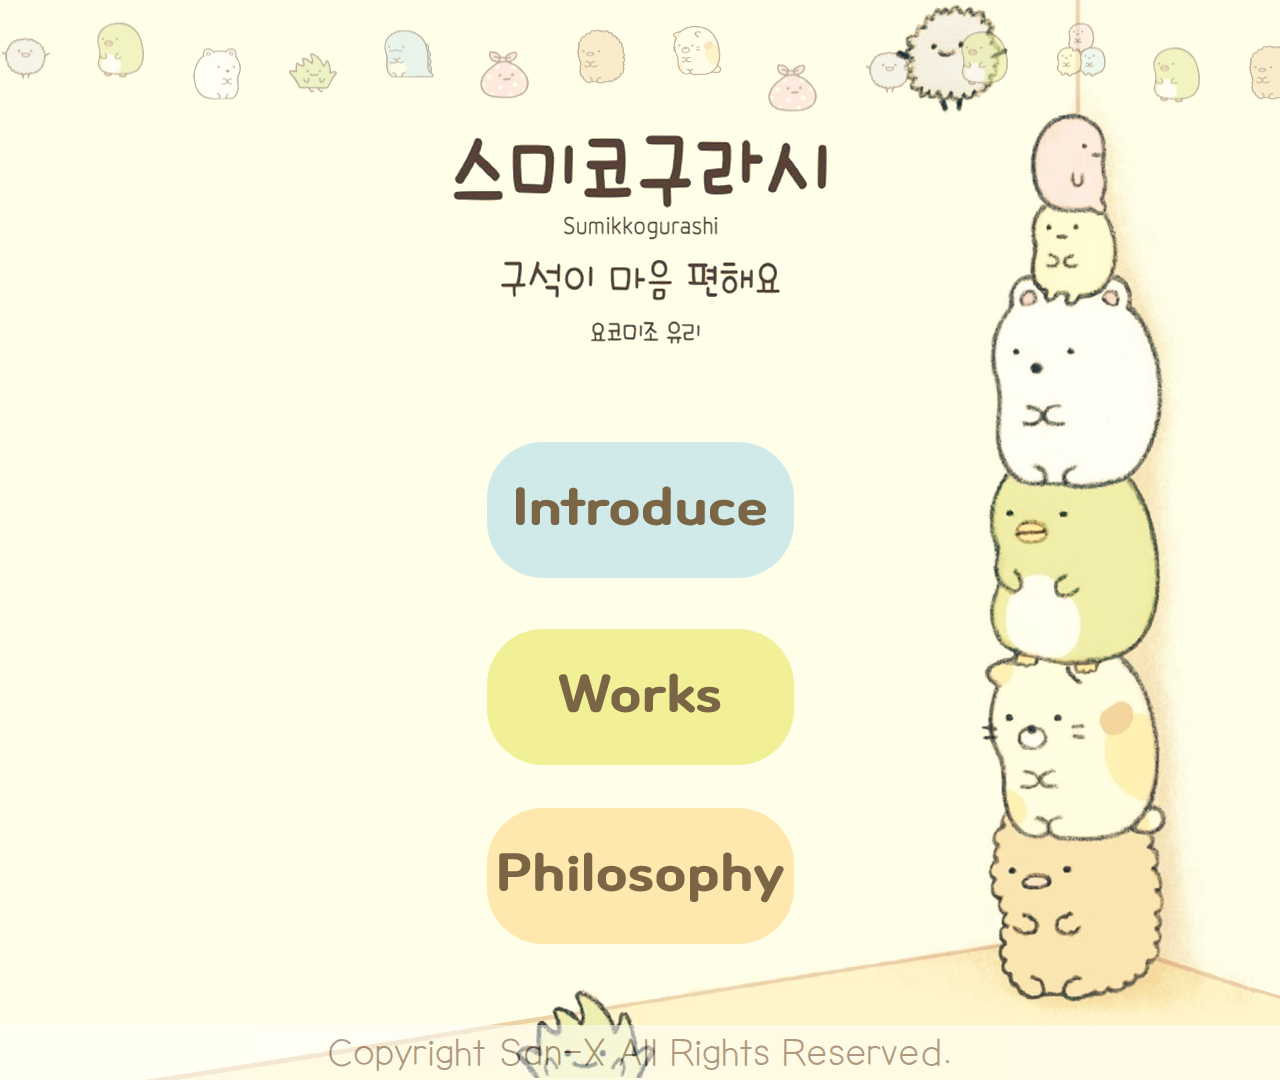
<file: index.html>
<!-- ☆ 주석 다는 법 Ctrl+/ ☆ -->
<!-- ☆ Ctrl+Shift+R F5말고 캐시까지 날리는 새로고침 ☆ -->
<!-- ☆ Alt+Z 자동 줄바꿈(보기 편하다) ☆ -->
<!DOCTYPE html>
<html lang="ko">
<head>
    <meta charset="UTF-8">
    <meta http-equiv="X-UA-Compatible" content="IE=edge">
    <meta name="viewport" content="width=device-width, initial-scale=1.0">
    <title>Yuri Yokomizo : Sumikkogurashi</title>
    <link rel="stylesheet" href="master.css">
    <link rel="shortcut icon" href="img/favicon01.ico" type="image/x-icon">
    <link rel="icon" href="img/favicon01.ico" type="image/x-icon">
</head>
<body>
    <div class="page00">
        <div class="page00-body">
            <section>
                <div class="mainpagesnow">
                    <marquee direction="down" scrolldelay="110">
                        <img src="img/snow09.png">
                    </marquee>
                    <marquee direction="down" scrolldelay="135">
                        <img src="img/snow01.png">
                    </marquee>
                    <marquee direction="down" scrolldelay="82.5">
                        <img src="img/snow02.png">
                    </marquee>
                    <marquee direction="down" scrolldelay="15">
                        <img src="img/snow07.png">
                    </marquee>
                    <marquee direction="down" scrolldelay="120.5">
                        <img src="img/snow05.png">
                    </marquee>
                    <marquee direction="down" scrolldelay="25">
                        <img src="img/snow06.png">
                    </marquee>
                    <marquee direction="down" scrolldelay="115.5">
                        <img src="img/snow03.png">
                    </marquee>
                    <marquee direction="down" scrolldelay="130.5">
                        <img src="img/snow04.png">
                    </marquee>
                    <marquee direction="down" scrolldelay="70.5">
                        <img src="img/snow06.png">
                    </marquee>
                    <marquee direction="down" scrolldelay="45">
                        <img src="img/snow09.png">
                    </marquee>
                    <marquee direction="down" scrolldelay="110">
                        <img src="img/snow01.png">
                    </marquee>
                    <marquee direction="down" scrolldelay="135">
                        <img src="img/snow08.png">
                    </marquee>
                    <marquee direction="down" scrolldelay="82.5">
                        <img src="img/snow01.png">
                    </marquee>
                    <marquee direction="down" scrolldelay="15">
                        <img src="img/snow03.png">
                    </marquee>
                    <marquee direction="down" scrolldelay="120.5">
                        <img src="img/snow06.png">
                    </marquee>
                    <marquee direction="down" scrolldelay="25">
                        <img src="img/snow01.png">
                    </marquee>
                    <marquee direction="down" scrolldelay="115.5">
                        <img src="img/snow04.png">
                    </marquee>
                    <marquee direction="down" scrolldelay="130.5">
                        <img src="img/snow01.png">
                    </marquee>
                    <marquee direction="down" scrolldelay="70.5">
                        <img src="img/snow08.png">
                    </marquee>
                    <marquee direction="down" scrolldelay="45">
                        <img src="img/snow02.png">
                    </marquee>
                </div>
                <div class="page00-img01-container">
                    <img src="img/img01.png">
                </div>
                <div class="page00-logo-container">
                    <div class="page00-logo-wrapper">
                            <img src="img/img02.png" alt="스미코구라시_구석이 마음 편해요_요코미조 유리 Logo">
                    </div>
                </div>
                <div class="page00-button-container">
                    <div class="page00-button-wrapper">
                        <div class="page00-button button01">
                            <a href="sub01.html">
                                <img src="img/button01.png" onmouseover="this.src='img/button01_hover.png'" onmouseout="this.src='img/button01.png'" alt="Intoroduce">
                            </a>
                        </div>
                        <div class="page00-button button02">
                            <a href="sub02.html">
                                <img src="img/button02.png" onmouseover="this.src='img/button02_hover.png'" onmouseout="this.src='img/button02.png'" alt="Works">
                            </a>
                        </div>
                        <div class="page00-button button03">
                            <a href="sub03.html">
                                <img src="img/button03.png" onmouseover="this.src='img/button03_hover.png'" onmouseout="this.src='img/button03.png'" alt="Philosophy">
                            </a>
                        </div>
                    </div>
                </div>
            </section>
        </div>
        <footer>
            <div class="page00-footer">
                <div class="page00-footer-container">
                    <div class="page00-footer-wrapper">
                        <div class="page00-footer-letter">
                            <span class="Mdiary">Copyright San-X All Rights Reserved.</span>
                        </div>
                    </div>
                </div>
            </div>
        </footer>
    </div>
</body>
</html>
</file>
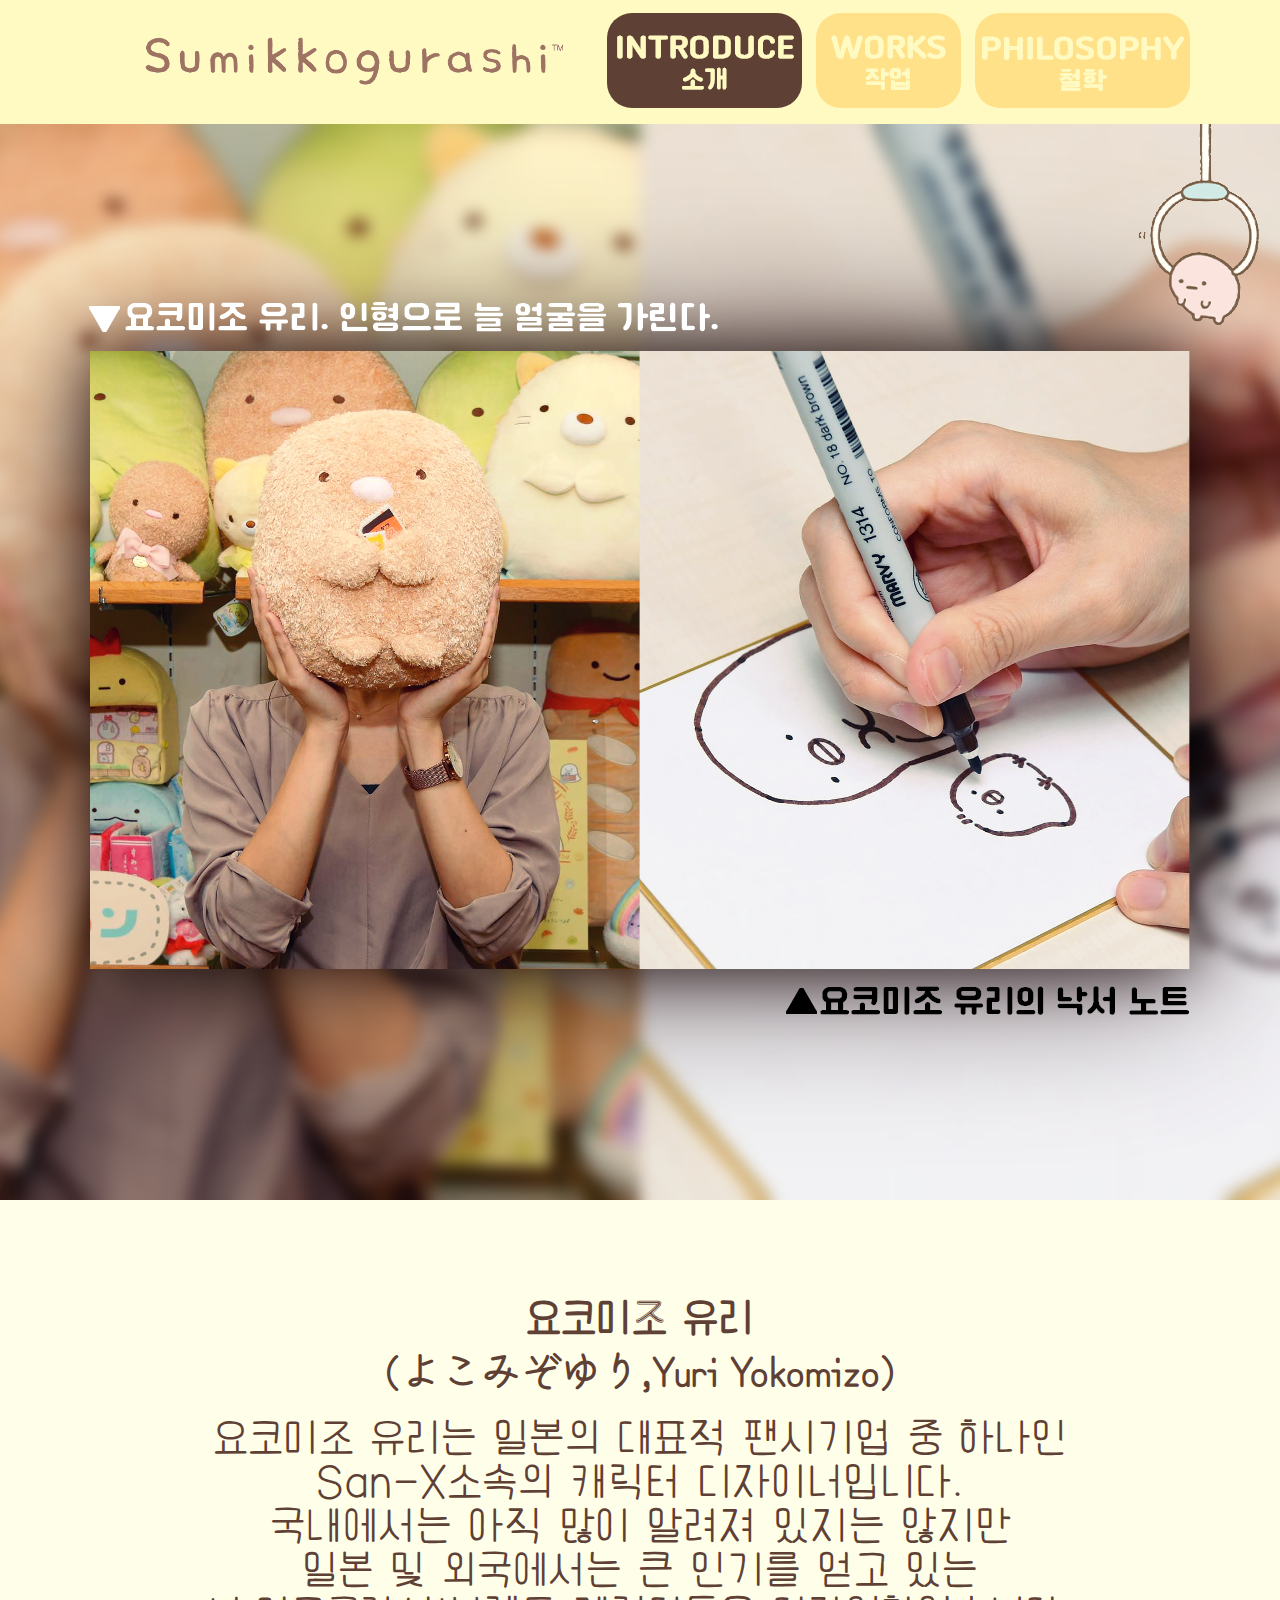
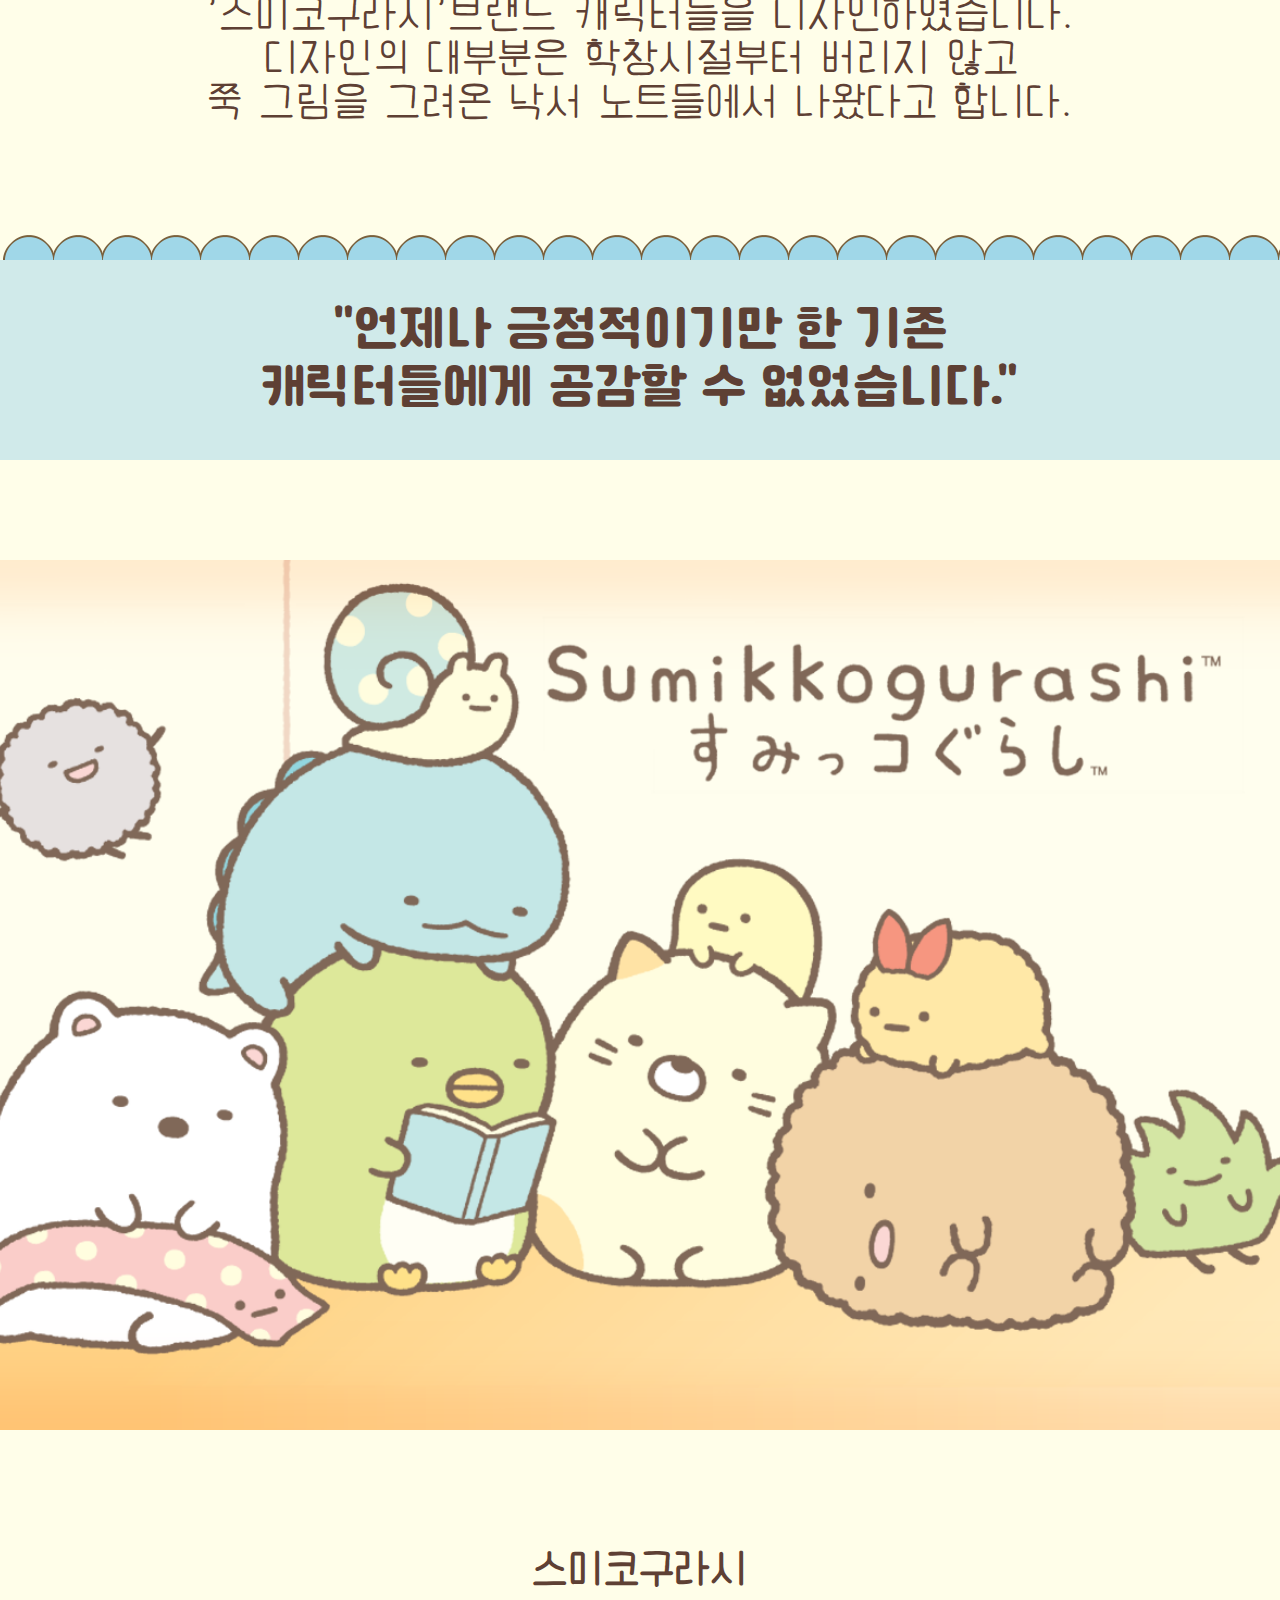
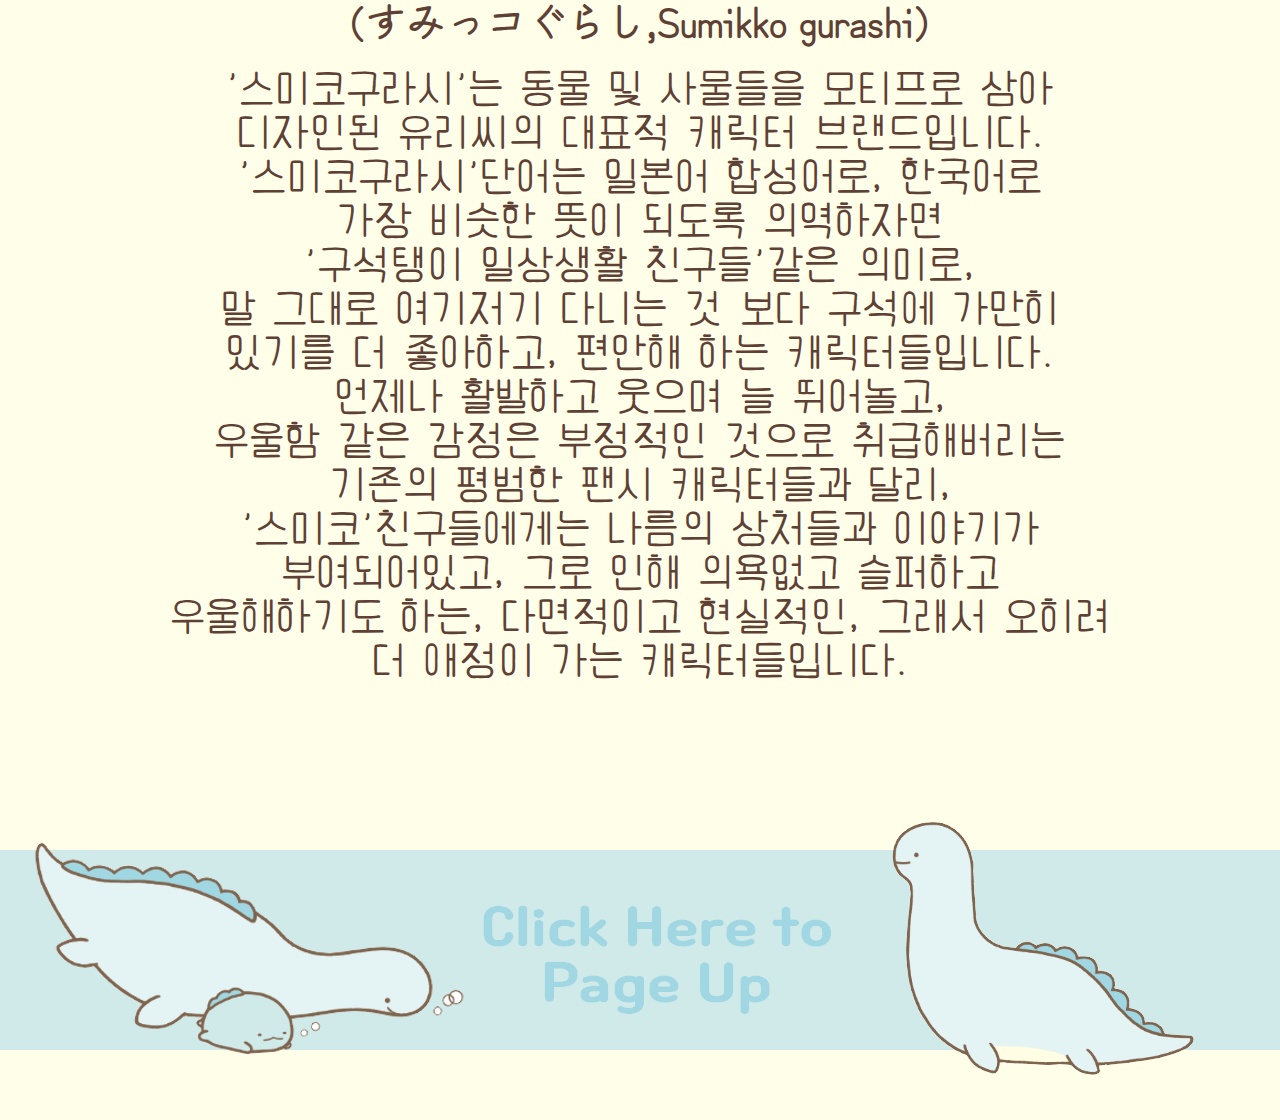
<file: sub01.html>
<!DOCTYPE html>
<html lang="ko">
<head>
    <meta charset="UTF-8">
    <meta http-equiv="X-UA-Compatible" content="IE=edge">
    <meta name="viewport" content="width=device-width, initial-scale=1.0">
    <title>Yuri Yokomizo : Intoroduce</title>
    <link rel="stylesheet" href="master.css">
    <link rel="stylesheet" href="sub01.css">
    <link rel="shortcut icon" href="img/favicon02.ico" type="image/x-icon">
    <link rel="icon" href="img/favicon02.ico" type="image/x-icon">
    <link rel="preconnect" href="https://fonts.googleapis.com"><link rel="preconnect" href="https://fonts.gstatic.com" crossorigin><link href="https://fonts.googleapis.com/css2?family=Zen+Kurenaido&display=swap" rel="stylesheet">
</head>
<body>
    <style>@import url('https://fonts.googleapis.com/css2?family=Zen+Kurenaido&display=swap');</style>
    <h1 id="TOP"></h1>
    <div class="page01-body">
        <nav>
            <ul>
                <a href="index.html">
                    <li class="navibt01"><img src="img/logo01.png" alt="Main"></li>
                </a>
                <a href="sub01.html">
                    <li class="navibt02"><img src="img/button04_hover.png" alt="Intoroduce"></li>
                </a>
                <a href="sub02.html">
                    <li class="navibt03"><img src="img/button05.png" onmouseover="this.src='img/button05_hover.png'" onmouseout="this.src='img/button05.png'" alt="Works"></li>
                </a>
                <a href="sub03.html">
                    <li class="navibt04"><img src="img/button06.png" onmouseover="this.src='img/button06_hover.png'" onmouseout="this.src='img/button06.png'" alt="Philosophy"></li>
                </a>
            </ul>
        </nav>
        <div class="navi-img">
            <img src="img/img04.png" alt="Hello.">
        </div>
        <section>
            <div class="page01-img01-container"></div>
            <div class="page01-txt01-container">
                <div class="page01-txt01-wrapper">
                    <div class="page01-txt01-letter">
                        <p class="Bdiary">요코미조 유리</p>
                        <p class="Bzen">(よこみぞゆり,Yuri Yokomizo)</p><br>
                        <p class="diary">요코미조 유리는 일본의 대표적 팬시기업 중 하나인<br>
                        San-X소속의 캐릭터 디자이너입니다.<br>
                        국내에서는 아직 많이 알려져 있지는 않지만<br>
                        일본 및 외국에서는 큰 인기를 얻고 있는<br>
                        '스미코구라시'브랜드 캐릭터들을 디자인하였습니다.<br>
                        디자인의 대부분은 학창시절부터 버리지 않고<br>
                        쭉 그림을 그려온 낙서 노트들에서 나왔다고 합니다.</p>
                    </div>
                </div>
            </div>
                <div class="page01-bookmark-container">
                    <div class="page01-bookmark-img">
                        <img src="img/img06.png">
                    </div>
                    <div class="page01-bookmark">
                        <div class="page01-bookmark-txt-container">
                            <div class="page01-bookmark-txt-wrapper">
                                <div class="page01-bookmark-txt-letter">
                                    <p class="cafe">"언제나 긍정적이기만 한 기존<br>
                                    캐릭터들에게 공감할 수 없었습니다."</p>
                                </div>
                            </div>
                        </div>
                    </div>
                </div>
            <div class="page01-img02-container"></div>
            <div class="page01-txt02-container">
                <div class="page01-txt02-wrapper">
                    <div class="page01-txt02-letter">
                        <p class="Bdiary">스미코구라시</p>
                        <p class="Bzen">(すみっコぐらし,Sumikko gurashi)</p><br>
                        <p class="diary">
                        '스미코구라시'는 동물 및 사물들을 모티프로 삼아<br>
                        디자인된 유리씨의 대표적 캐릭터 브랜드입니다.<br>
                        '스미코구라시'단어는 일본어 합성어로, 한국어로<br>
                        가장 비슷한 뜻이 되도록 의역하자면<br>
                        '구석탱이 일상생활 친구들'같은 의미로,<br>
                        말 그대로 여기저기 다니는 것 보다 구석에 가만히<br>
                        있기를 더 좋아하고, 편안해 하는 캐릭터들입니다.<br>
                        언제나 활발하고 웃으며 늘 뛰어놀고,<br>
                        우울함 같은 감정은 부정적인 것으로 취급해버리는<br>
                        기존의 평범한 팬시 캐릭터들과 달리,<br>
                        '스미코'친구들에게는 나름의 상처들과 이야기가<br>
                        부여되어있고, 그로 인해 의욕없고 슬퍼하고<br>
                        우울해하기도 하는, 다면적이고 현실적인, 그래서 오히려<br>
                        더 애정이 가는 캐릭터들입니다.<br></p>
                    </div>
                </div>
            </div>
        </section>
        <footer>
            <div class="page01-footer">
                <div class="page01-footer-color"></div>
                <div class="page01-footer-img">
                    <a href="#TOP">
                        <img src="img/img12.png">
                    </a>
                </div>
            </div>
        </footer>
    </div>
</body>
</html>
</file>
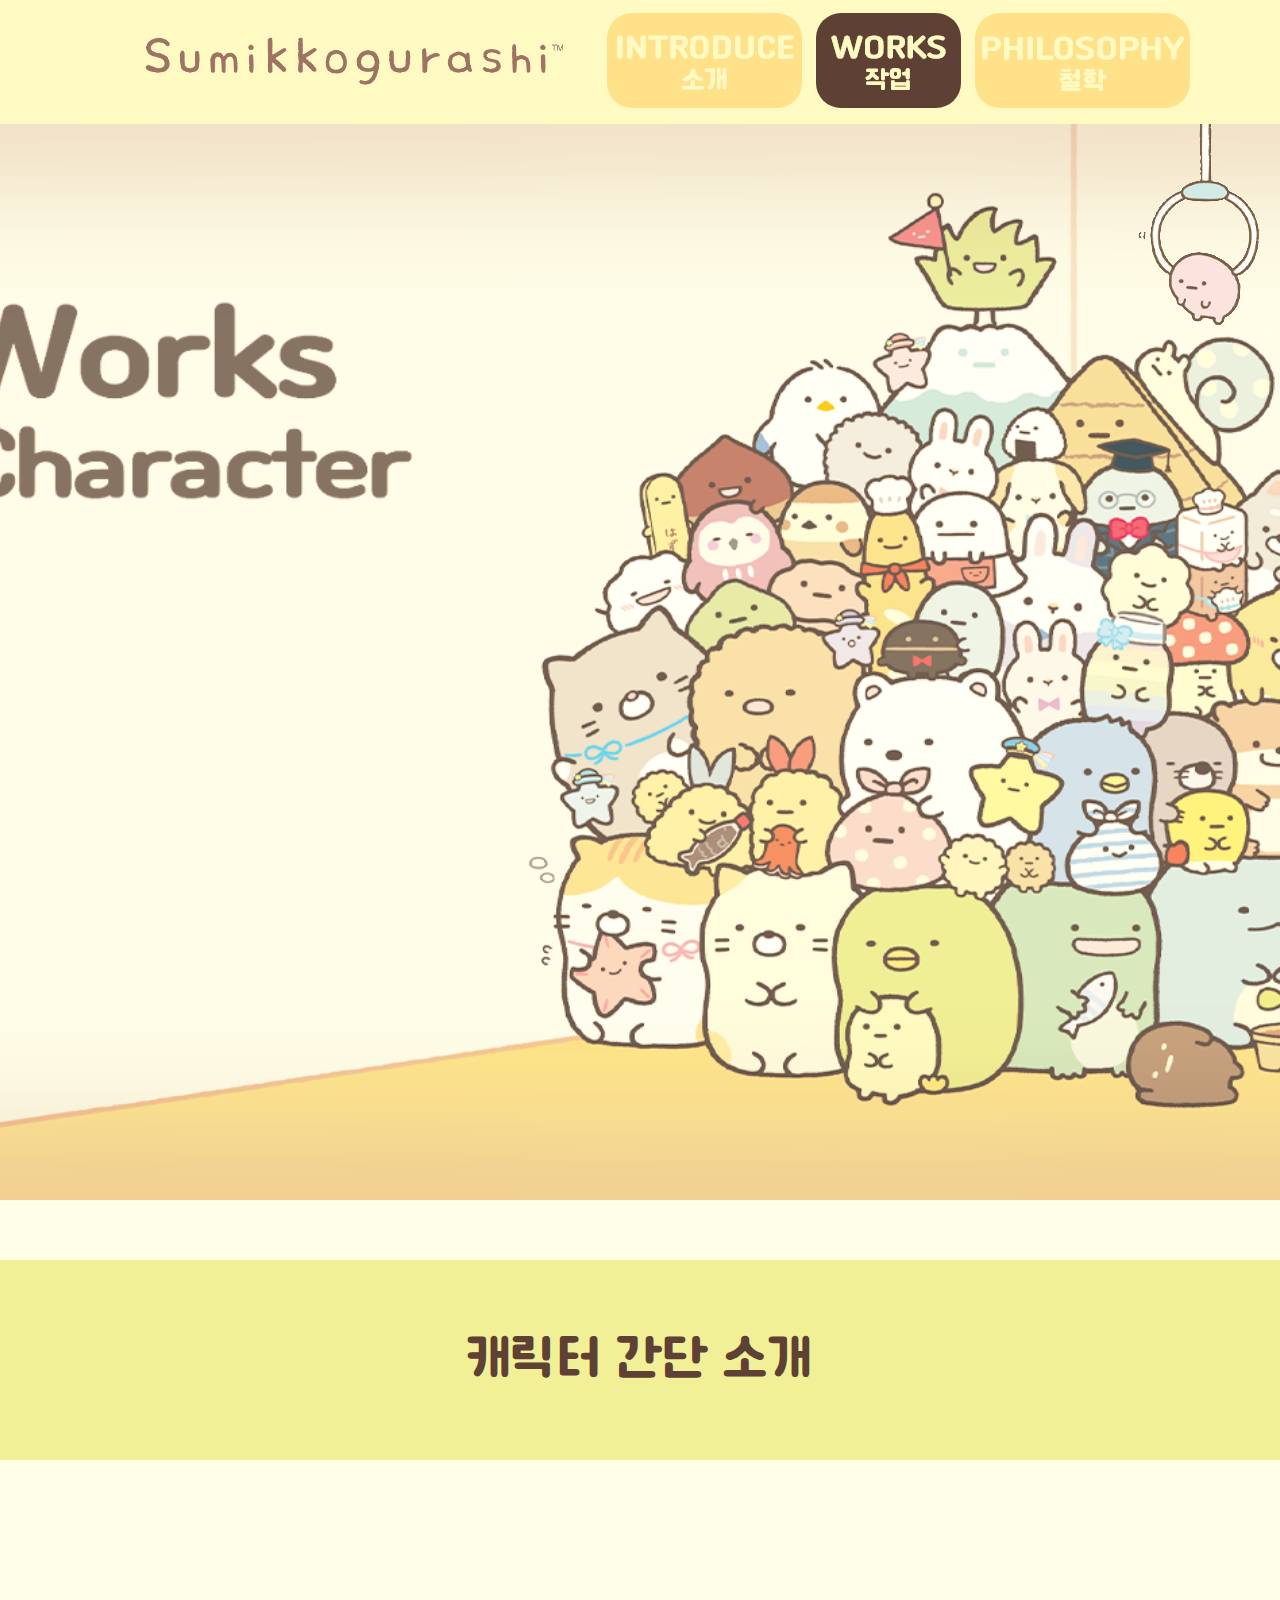
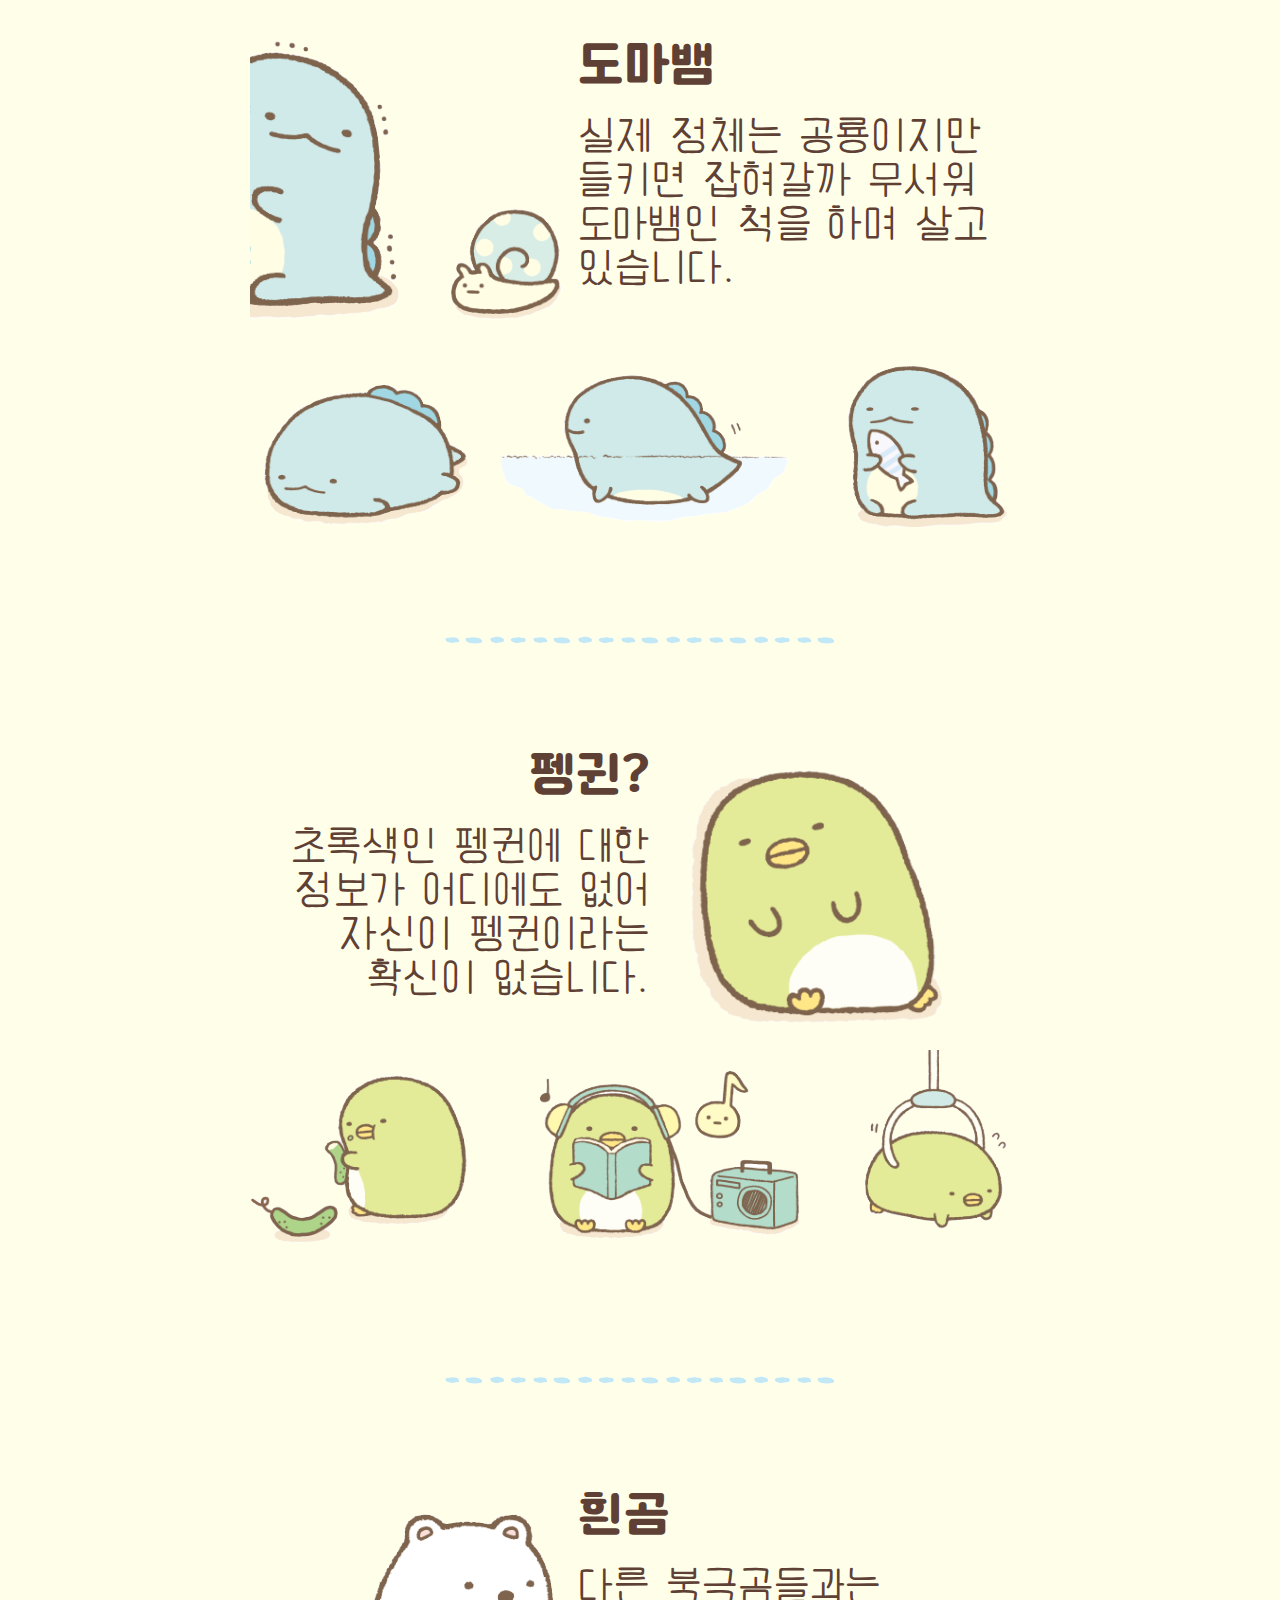
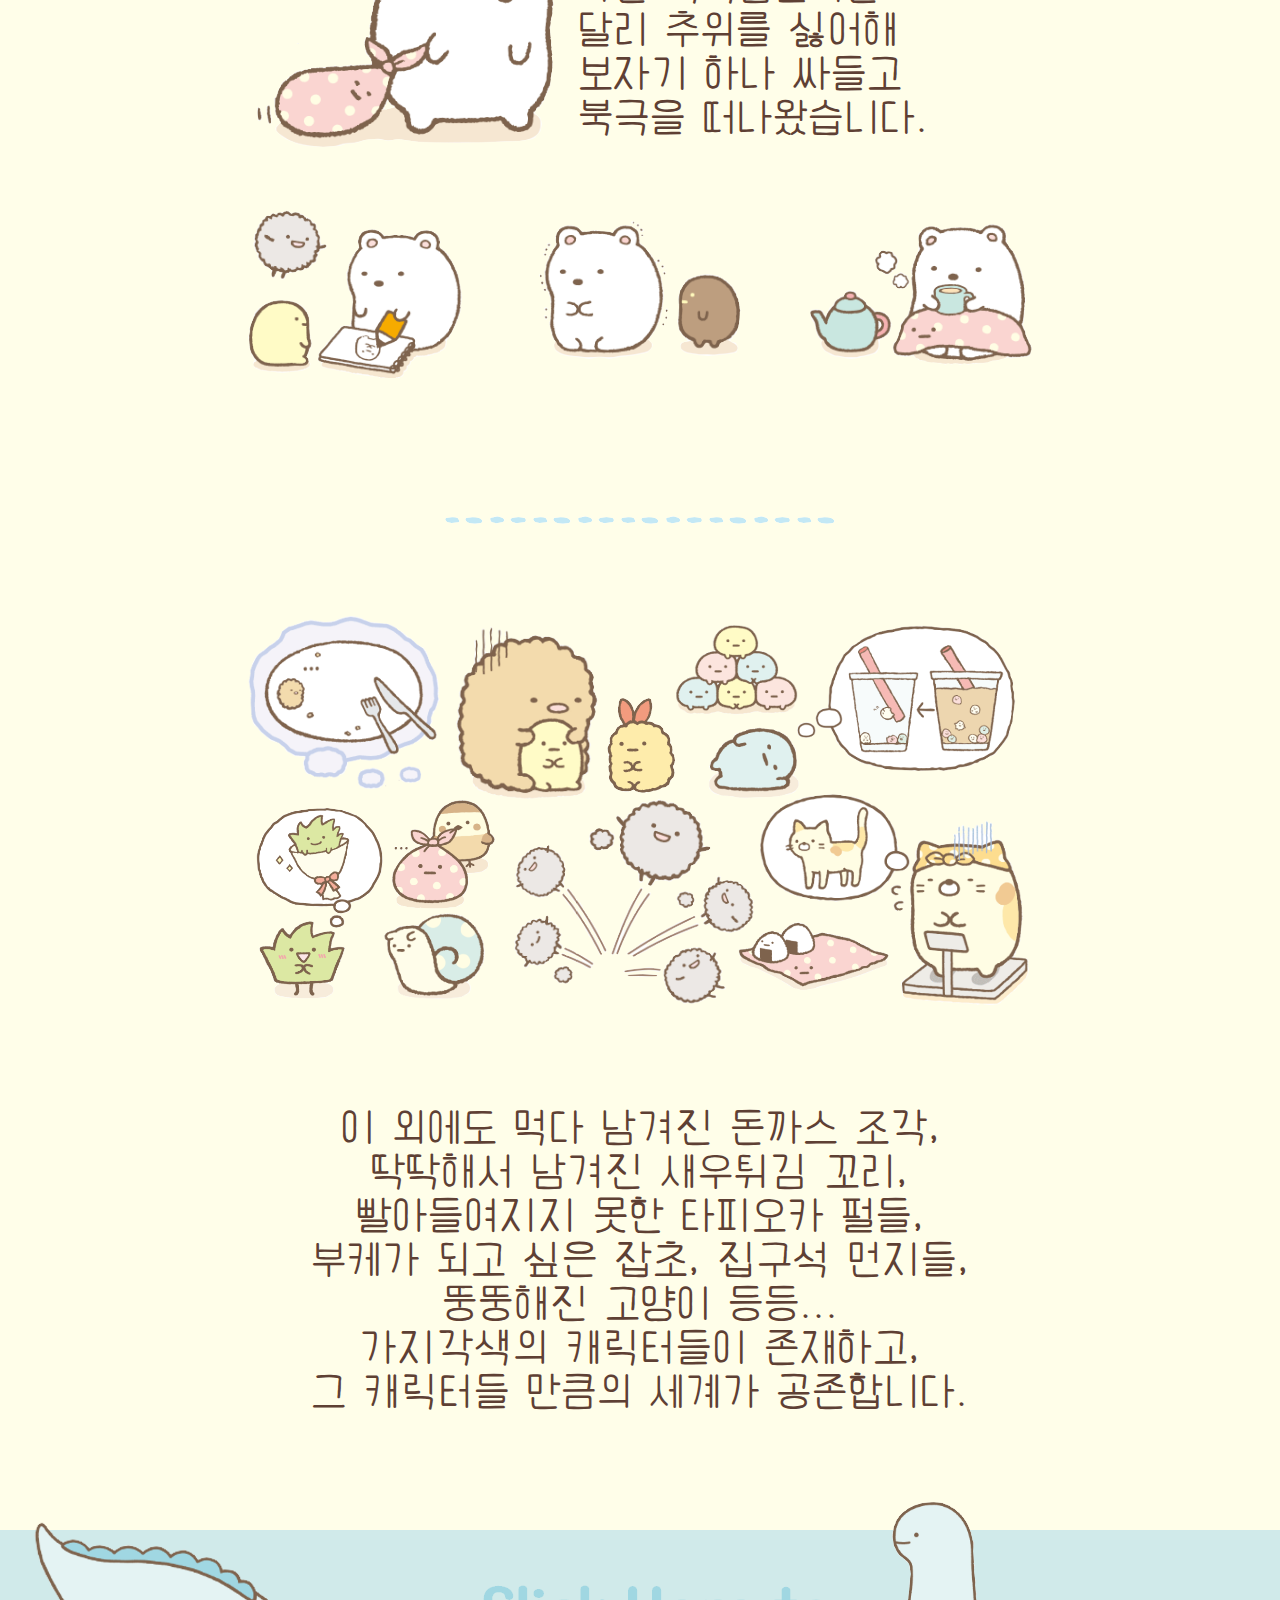
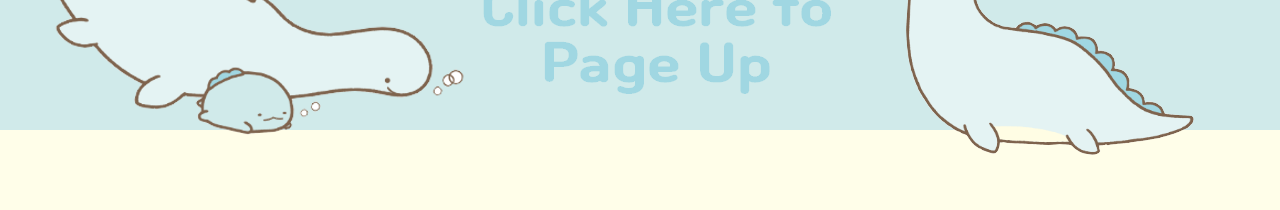
<file: sub02.html>
<!DOCTYPE html>
<html lang="ko">
<head>
    <meta charset="UTF-8">
    <meta http-equiv="X-UA-Compatible" content="IE=edge">
    <meta name="viewport" content="width=device-width, initial-scale=1.0">
    <title>Yuri Yokomizo : Works</title>
    <link rel="stylesheet" href="master.css">
    <link rel="stylesheet" href="sub02.css">
    <link rel="shortcut icon" href="img/favicon03.ico" type="image/x-icon">
    <link rel="icon" href="img/favicon03.ico" type="image/x-icon">
</head>
<body>
    <h1 id="TOP"></h1>
    <div class="page02-body">
        <nav>
            <ul>
                <a href="index.html">
                    <li class="navibt01"><img src="img/logo01.png" alt="Main"></li>
                </a>
                <a href="sub01.html">
                    <li class="navibt02"><img src="img/button04.png" onmouseover="this.src='img/button04_hover.png'" onmouseout="this.src='img/button04.png'" alt="Intoroduce"></li>
                </a>
                <a href="sub02.html">
                    <li class="navibt03"><img src="img/button05_hover.png" alt="Works"></li>
                </a>
                <a href="sub03.html">
                    <li class="navibt04"><img src="img/button06.png" onmouseover="this.src='img/button06_hover.png'" onmouseout="this.src='img/button06.png'" alt="Philosophy"></li>
                </a>
            </ul>
        </nav>
        <div class="navi-img">
            <img src="img/img04.png" alt="Hello.">
        </div>
        <section>
            <div class="page02-img01-container"></div>
            <div class="page02-bookmark-all">
                <div class="page02-bookmark">
                    <div class="page02-bookmark-txt-container">
                        <p class="cafe">캐릭터 간단 소개</p>
                    </div>
                </div>
            </div>
            <!-- chara1 -->
            <div class="page02-character01-img01-container">
                <div class="page02-character01-img01-wrapper">
                    <img src="img/img15.png">
                </div>
            </div>
            <div class="page02-character01-txt-container">
                <div class="page02-character01-txt-wrapper">
                    <br>
                    <p class="cafe">도마뱀</p><br>
                    <p class="diary">실제 정체는 공룡이지만<br>
                    들키면 잡혀갈까 무서워<br>
                    도마뱀인 척을 하며 살고<br>
                    있습니다.</p>
                </div>
            </div>
            <div class="page02-character01-img02-container">
                <div class="page02-character01-img02">
                    <img src="img/img16.png">
                </div>
            </div>
            <!-- chara1-end -->
            <!-- line -->
            <div class="page02-line01">
                <div class="page02-line-container">
                    <div class="page02-line-img">
                        <img src="img/img17.png">
                    </div>
                </div>
            </div>
            <!-- line-end -->
            <!-- chara2 -->
            <div class="page02-character02-img01-container">
                <div class="page02-character02-img01-wrapper">
                    <img src="img/img18.png">
                </div>
            </div>
            <div class="page02-character02-txt-container">
                <div class="page02-character02-txt-wrapper">
                    <br>
                    <p class="cafe">펭귄?</p><br>
                    <p class="diary">초록색인 펭귄에 대한<br>
                    정보가 어디에도 없어<br>
                    자신이 펭귄이라는<br>
                    확신이 없습니다.</p>
                </div>
            </div>
            <div class="page02-character02-img02-container">
                <div class="page02-character02-img02">
                    <img src="img/img19.png">
                </div>
            </div>
            <!-- chara2-end -->
            <!-- line -->
            <div class="page02-line02">
                <div class="page02-line-container">
                    <div class="page02-line-img">
                        <img src="img/img17.png">
                    </div>
                </div>
            </div>
            <!-- line-end -->
            <!-- chara3 -->
            <div class="page02-character03-img01-container">
                <div class="page02-character03-img01-wrapper">
                    <img src="img/img20.png">
                </div>
            </div>
            <div class="page02-character03-txt-container">
                <div class="page02-character03-txt-wrapper">
                    <br>
                    <p class="cafe">흰곰</p><br>
                    <p class="diary">다른 북극곰들과는<br>
                    달리 추위를 싫어해<br>
                    보자기 하나 싸들고<br>
                    북극을 떠나왔습니다.</p>
                </div>
            </div>
            <div class="page02-character03-img02-container">
                <div class="page02-character03-img02">
                    <img src="img/img21.png">
                </div>
            </div>
            <!-- chara3-end -->
            <!-- line -->
            <div class="page02-line03">
                <div class="page02-line-container">
                    <div class="page02-line-img">
                        <img src="img/img17.png">
                    </div>
                </div>
            </div>
            <!-- line-end -->
            <div class="page02-img02-container">
                <div class="page02-img02">
                    <img src="img/img22.png">
                </div>
            </div>
            <div class="page02-img02-txt-container">
                <div class="page02-img02-txt-wrapper">
                    <p class="diary">이 외에도 먹다 남겨진 돈까스 조각,<br>
                    딱딱해서 남겨진 새우튀김 꼬리,<br>
                    빨아들여지지 못한 타피오카 펄들,<br>
                    부케가 되고 싶은 잡초, 집구석 먼지들,<br>
                    뚱뚱해진 고양이 등등...<br>
                    가지각색의 캐릭터들이 존재하고,<br>
                    그 캐릭터들 만큼의 세계가 공존합니다.</p>
                </div>
            </div>
        </section>
        <footer>
            <!-- <div class="page02-footer-all"> -->
                <div class="page02-footer">
                    <div class="page02-footer-color"></div>
                    <div class="page02-footer-img">
                        <a href="#TOP">
                            <img src="img/img12.png">
                        </a>
                    </div>
                </div>
            <!-- </div> -->
        </footer>
    </div>
</body>
</html>
</file>
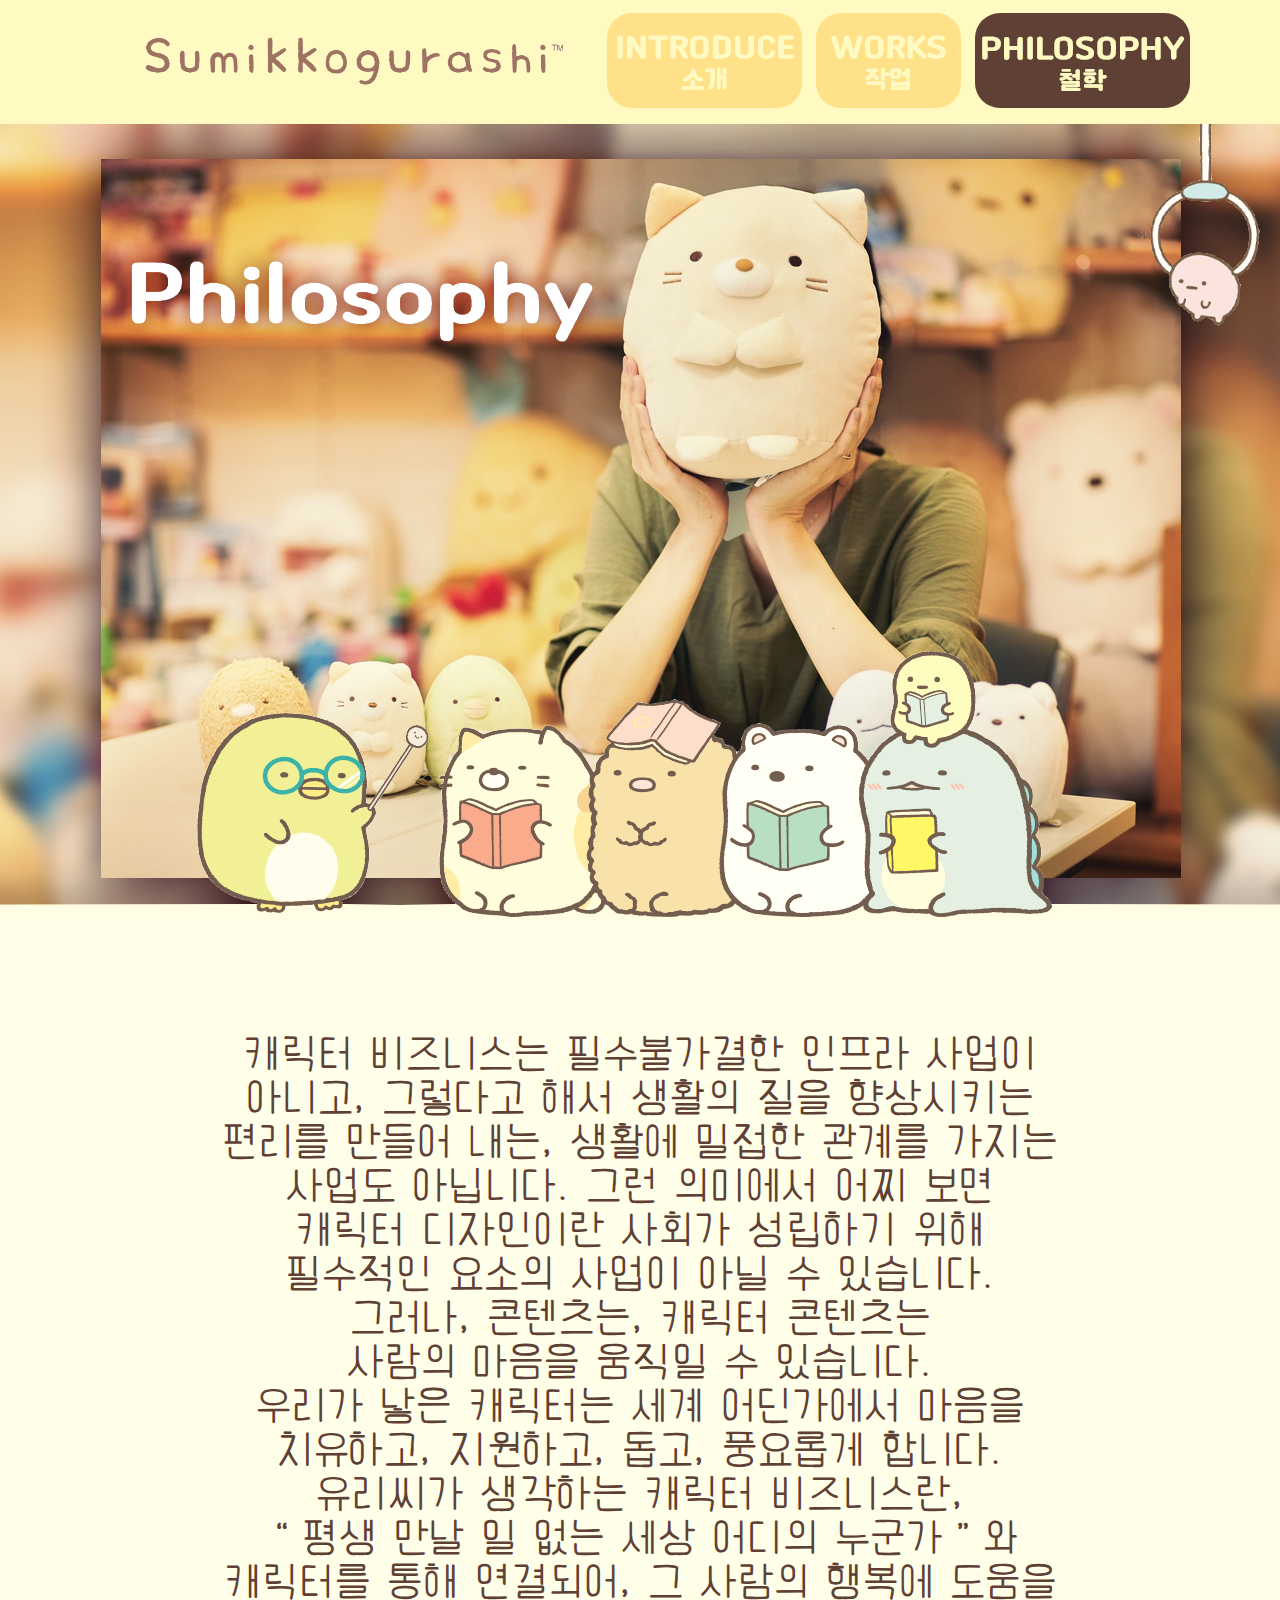
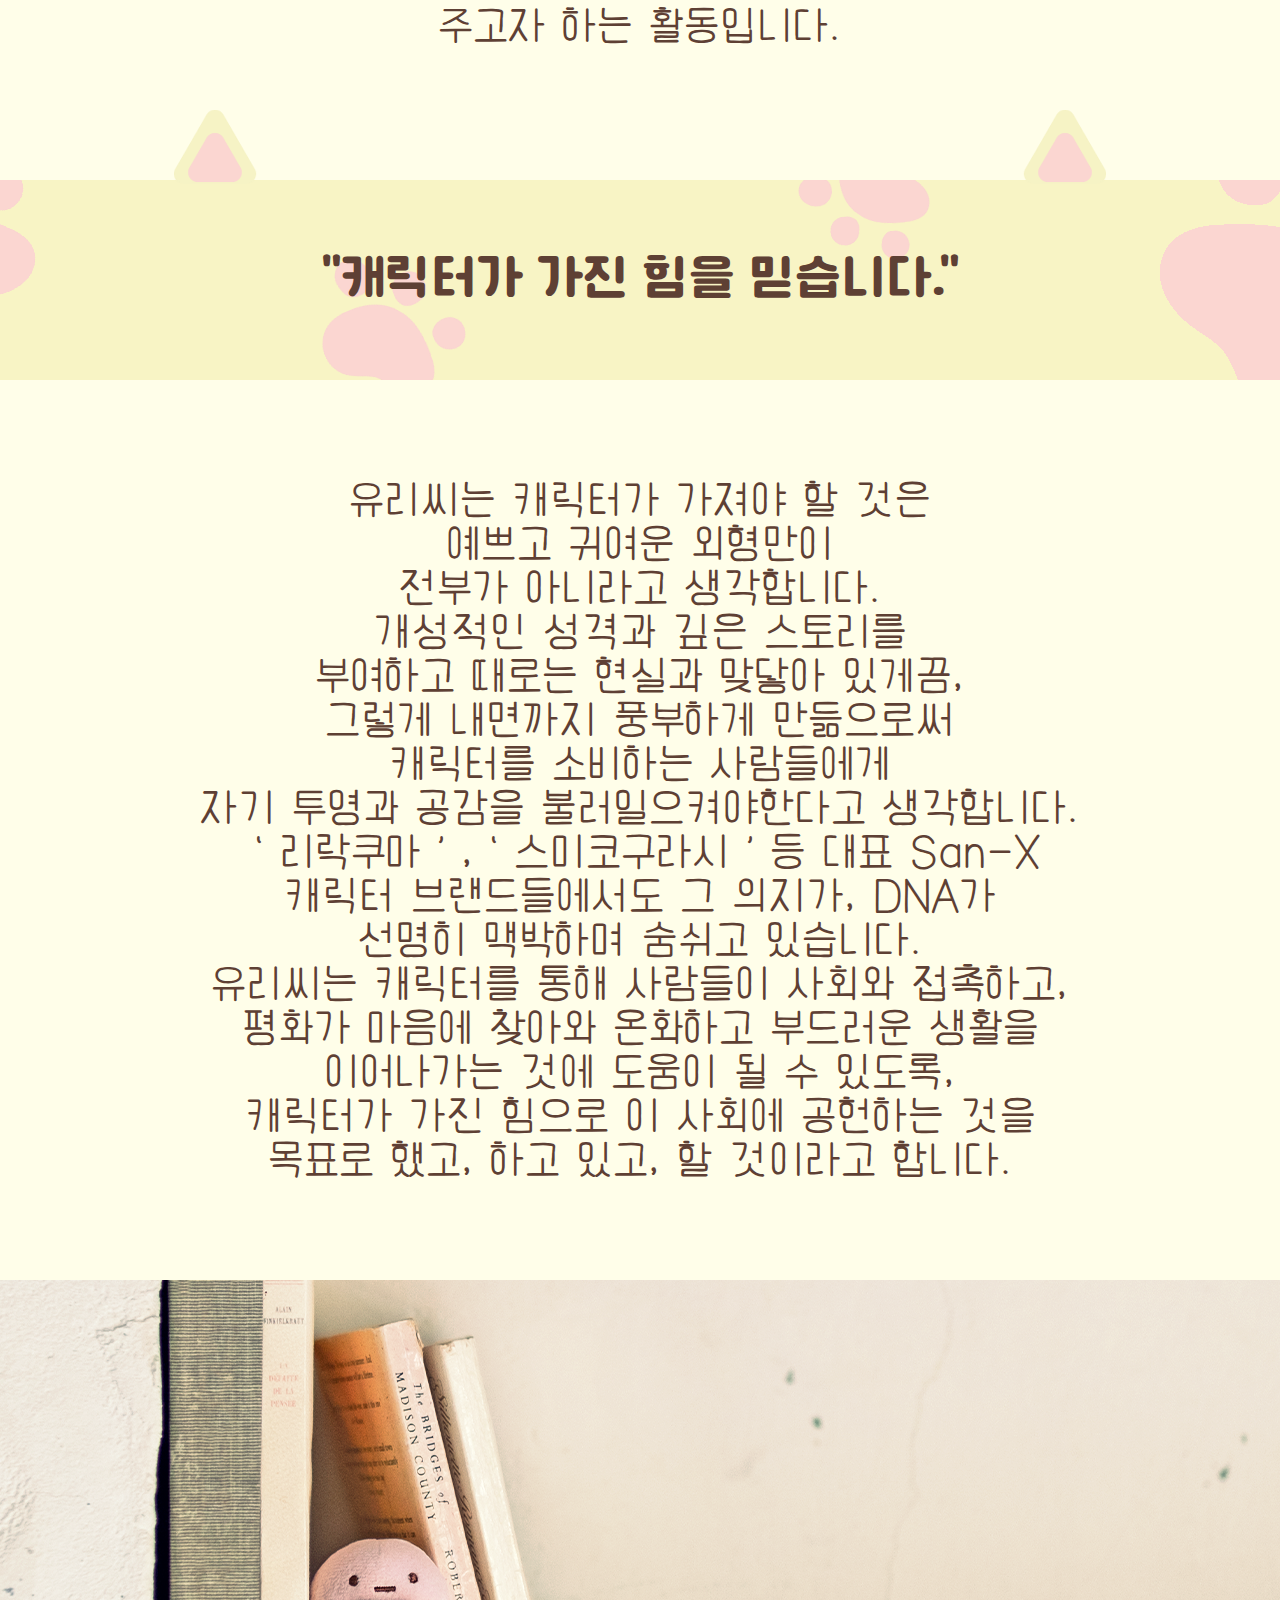
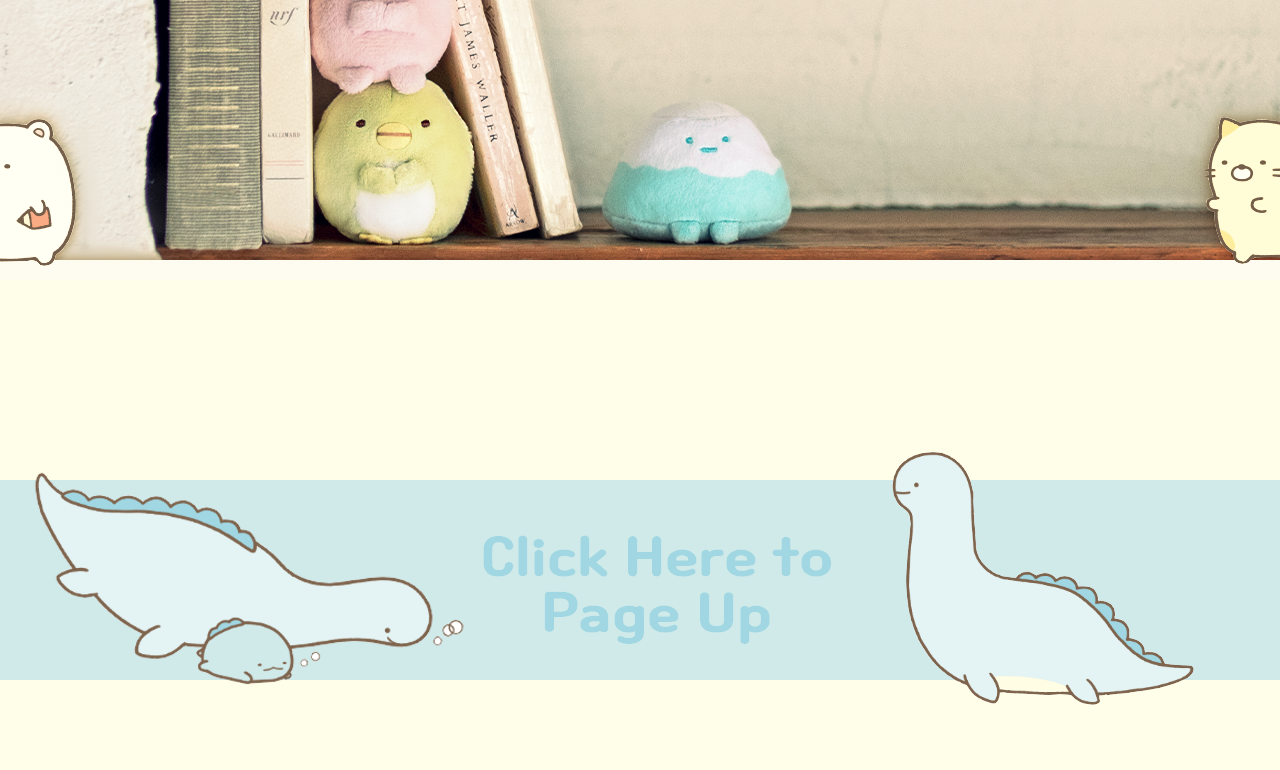
<file: sub03.html>
<!DOCTYPE html>
<html lang="ko">
<head>
    <meta charset="UTF-8">
    <meta http-equiv="X-UA-Compatible" content="IE=edge">
    <meta name="viewport" content="width=device-width, initial-scale=1.0">
    <title>Yuri Yokomizo : Philosophy</title>
    <link rel="stylesheet" href="master.css">
    <link rel="stylesheet" href="sub03.css">
    <link rel="shortcut icon" href="img/favicon04.ico" type="image/x-icon">
    <link rel="icon" href="img/favicon04.ico" type="image/x-icon">
</head>
<body>
    <h1 id="TOP"></h1>
    <div class="page03-body">
        <nav>
            <ul>
                <a href="index.html">
                    <li class="navibt01"><img src="img/logo01.png" alt="Main"></li>
                </a>
                <a href="sub01.html">
                    <li class="navibt02"><img src="img/button04.png" onmouseover="this.src='img/button04_hover.png'" onmouseout="this.src='img/button04.png'" alt="Intoroduce"></li>
                </a>
                <a href="sub02.html">
                    <li class="navibt03"><img src="img/button05.png" onmouseover="this.src='img/button05_hover.png'" onmouseout="this.src='img/button05.png'" alt="Works"></li>
                </a>
                <a href="sub03.html">
                    <li class="navibt04"><img src="img/button06_hover.png" alt="Philosophy"></li>
                </a>
            </ul>
        </nav>
        <div class="navi-img">
            <img src="img/img04.png" alt="Hello.">
        </div>
        <section>
            <div class="page03-img01-container">
                <img src="img/img23.png">
            </div>
            <div class="page03-txt01-all">
                <div class="page03-txt01-container">
                    <div class="page03-txt01-wrapper">
                        <p class="diary">
                        캐릭터 비즈니스는 필수불가결한 인프라 사업이<br>
                        아니고, 그렇다고 해서 생활의 질을 향상시키는<br>
                        편리를 만들어 내는, 생활에 밀접한 관계를 가지는<br>
                        사업도 아닙니다. 그런 의미에서 어찌 보면<br>
                        캐릭터 디자인이란 사회가 성립하기 위해<br>
                        필수적인 요소의 사업이 아닐 수 있습니다.<br>
                        그러나, 콘텐츠는, 캐릭터 콘텐츠는<br>
                        사람의 마음을 움직일 수 있습니다.<br>
                        우리가 낳은 캐릭터는 세계 어딘가에서 마음을<br>
                        치유하고, 지원하고, 돕고, 풍요롭게 합니다.<br>
                        유리씨가 생각하는 캐릭터 비즈니스란,<br>
                        “평생 만날 일 없는 세상 어디의 누군가”와<br>
                        캐릭터를 통해 연결되어, 그 사람의 행복에 도움을<br>
                        주고자 하는 활동입니다.</p>
                    </div>
                </div>
            </div>
            <div class="page03-bookmark-container">
                <div class="page03-bookmark-img">
                    <img src="img/img29.png">
                </div>
                <div class="page03-bookmark">
                    <div class="page03-bookmark-txt-container">
                        <div class="page03-bookmark-txt-wrapper">
                            <div class="page03-bookmark-txt-letter">
                                <p class="cafe">"캐릭터가 가진 힘을 믿습니다."</p>
                            </div>
                        </div>
                    </div>
                </div>
            </div>
            <div class="page03-txt02-all">
                <div class="page03-txt02-container">
                    <div class="page03-txt02-wrapper">
                        <p class="diary">
                        유리씨는 캐릭터가 가져야 할 것은<br>
                        예쁘고 귀여운 외형만이<br>
                        전부가 아니라고 생각합니다.<br>
                        개성적인 성격과 깊은 스토리를<br>
                        부여하고 때로는 현실과 맞닿아 있게끔,<br>
                        그렇게 내면까지 풍부하게 만듦으로써<br>
                        캐릭터를 소비하는 사람들에게<br>
                        자기 투영과 공감을 불러일으켜야한다고 생각합니다.<br>
                        ‘리락쿠마’,‘스미코구라시’등 대표 San-X<br>
                        캐릭터 브랜드들에서도 그 의지가, DNA가<br>
                        선명히 맥박하며 숨쉬고 있습니다.<br>
                        유리씨는 캐릭터를 통해 사람들이 사회와 접촉하고,<br>
                        평화가 마음에 찾아와 온화하고 부드러운 생활을<br>
                        이어나가는 것에 도움이 될 수 있도록,<br>
                        캐릭터가 가진 힘으로 이 사회에 공헌하는 것을<br>
                        목표로 했고, 하고 있고, 할 것이라고 합니다.</p>
                    </div>
                </div>
            </div>
            <div class="page03-img02-all">
                <div class="page03-img02-container">
                    <img src="img/img28.png">
                </div>
            </div>
        </section>
        <footer>
            <div class="page03-footer">
                <div class="page03-footer-color"></div>
                <div class="page03-footer-img">
                    <a href="#TOP">
                        <img src="img/img12.png">
                    </a>
                </div>
            </div>
        </footer>
    </div>
</body>
</html>
</file>
<file: master.css>
/* ~~~~~~~~~~~~~~~~~~~~~settings&basic~~~~~~~~~~~~~~~~~~~~~ */
:root {
    --color-beige:#FFFEE9;
    --color-brown:#5E4034;
}
*{
    margin: 0;
    padding: 0;
    text-decoration: none;
    list-style-type: none;
}

body{
    background-color: var(--color-beige)
}

@font-face {
    font-family: "Diary";
    src: url("fonts/EF_Diary.ttf") format("truetype");
}
@font-face {
    font-family: "Cafe";
    src: url("fonts/Cafe24Ssurround.ttf") format("truetype");
}
@font-face {
    font-family: 'Zen Kurenaido', sans-serif;
    src: url("ZenKurenaido-Regular.ttf") format("truetype");
}

.cafe{
    font-family: "Cafe"; 
    font-size: 3rem;
    color: var(--color-brown)
} 
.diary{
    font-family: "Diary";
    font-size: 2.5rem;
    color: var(--color-brown)
}
.Bdiary{
    font-family: "Diary";
    font-size: 2.5rem;
    font-weight: bold;
    color: var(--color-brown)
}
.Mdiary{
    font-family: "Diary";
    font-size: 2rem;
    color: var(--color-brown)
}
.Bzen{
    font-family: "Zen Kurenaido";
    font-size: 2.5rem;
    font-weight: bold;
    color: var(--color-brown)
}

/* ~~~~~~~~~~~~~~~~~~~~~navigation~~~~~~~~~~~~~~~~~~~~~ */

nav{
    position: fixed;
    width: 100%;
    height: 120x;
    top: 0;
    background-color: #FFFAC2;
    z-index: 100;
}

ul{
    display: flex;
    justify-content: space-between;
    width: 1100px;
    height: 120x;
    margin: 0 auto;
    z-index: 101;
}

li{
    z-index: 101;
}

.navibt01{
    padding-left: 50px;
    padding-right: 23px;
    z-index: 101;
}
.navibt02{
    z-index: 101;
}
.navibt03{
    z-index: 101;
}
.navibt04{
    z-index: 101;
}

.navi-img{
    position: fixed;
    display: flex;
    justify-content: center;
    width: 100%;
    height: 210px;
    z-index: 99;
}

/* ~~~~~~~~~~~~~~~~~~~~~index(page0)~~~~~~~~~~~~~~~~~~~~~ */

.mainpagesnow{
    position: absolute;
    display: flex;
    justify-content: center;
    width: 1920px;
    height: 1080px;
    /* height: 100vh; */
    z-index: 1;
    opacity: 50%;
  }

.page00{
    background-color: #FFFEE9
}

.page00-body{
    width: 1920px;
}

.page00-img01-container{
    position: absolute;
    display: flex;
    justify-content: center;
    width: 100%;
    height: 1080px;
    top: 0;
}

.page00-logo-container{
    position: absolute;
    display: flex;
    justify-content: center;
    width: 100%;
    height: 260px;
    top: 110px;
}
.page00-logo-wrapper{
    position: relative;
    display: flex;
    justify-content: space-between;
    width: 450px;
    height: 260px;
    z-index: 2;
}

.page00-button-container{
    position: absolute;
    display: flex;
    justify-content: center;
    width: 100%;
    height: 609px;
    top: 346px;
}
.page00-button-wrapper{
    position: relative;
    display: flex;
    justify-content: space-between;
    width: 307px;
    height: 609px;
}

.page00-button{
    position: absolute;
    width: 307px;
    height: 232px;
}
.button01{
    top: 0px;
    z-index: 2;
}
.button02{
    top: 190px;
    z-index: 3;
}
.button03{
    bottom: 0px;
    z-index: 4;
}

.page00-footer{
    padding-top: 1025px
}
.page00-footer-container{
    position: absolute;
    display: flex;
    justify-content: center;
    width: 100%;
    height: 55px;
    background-color: white;
    opacity: 50%;
}
.page00-footer-wrapper{
    position: relative;
    display: flex;
    justify-content: space-between;
    width: 1100px;
}
.page00-footer-letter{
    position: absolute;
    display: flex;
    justify-content: center;
    align-items: center;
    flex-direction: column;
    width: 1100px;
    height: 55px;
    text-align: center;
}
</file>
<file: sub01.css>
.page01-body{
    /* width: 1920px; */
    width: 100%;
    height: 4200px;
    padding-top: 120px;
}

/* ~~~~~~~~~~~~~~~~~~~~~sub01(page01)~~~~~~~~~~~~~~~~~~~~~ */

.page01-img01-container{
    width: 100%;
    height: 1080px;
    background-image: url(img/img10.png);
    background-position: center;
    background-size: cover;
}

.page01-txt01-container{
    position: absolute;
    display: flex;
    justify-content: center;
    width: 100%;
    height: 620px;
}
.page01-txt01-wrapper{
    position: relative;
    display: flex;
    justify-content: space-between;
    width: 1100px;
}
.page01-txt01-letter{
    position: absolute;
    display: flex;
    justify-content: center;
    align-items: center;
    flex-direction: column;
    width: 1100px;
    height: 620px;
    text-align: center;
}

.page01-bookmark-container{
    padding-top: 630px;
}
.page01-bookmark-img{
    width: 100%;
    height: 30px;
    text-align: center;
}
.page01-bookmark{
    width: 100%;
    height: 200px;
    background-color: #D0EAEA;
}
.page01-bookmark-txt-container{
    position: absolute;
    display: flex;
    justify-content: center;
    width: 100%;
    height: 200px;
}
.page01-bookmark-txt-wrapper{
    position: relative;
    display: flex;
    justify-content: space-between;
    width: 1100px;
}
.page01-bookmark-txt-letter{
    position: absolute;
    display: flex;
    justify-content: center;
    align-items: center;
    width: 1100px;
    height: 200px;
    text-align: center;
}

.page01-img02-container{
    width: 100%;
    height: 870px;
    margin-top: 100px;
    background-image: url(img/img05.png);
    background-position: bottom;
    background-size: cover;
}

.page01-txt02-container{
    position: absolute;
    display: flex;
    justify-content: center;
    width: 100%;
    height: 970px;
}
.page01-txt02-wrapper{
    position: relative;
    display: flex;
    justify-content: space-between;
    width: 1100px;
}
.page01-txt02-letter{
    position: absolute;
    display: flex;
    justify-content: center;
    align-items: center;
    flex-direction: column;
    width: 1100px;
    height: 970px;
    text-align: center;
}

.page01-footer{
    margin-top: 970px;
}
.page01-footer-color{
    position: absolute;
    margin-top: 50px;
    width: 100%;
    height: 200px;
    background-color: #D0EAEA;
}
.page01-footer-img{
    position: relative;
    width: 100%;
    height: 300px;
    text-align: center;
}
</file>
<file: sub02.css>
.page02-body{
    /* width: 1920px; */
    width: 100%;
    height: 4890px;
    padding-top: 120px;
}

.page02-line-container{
    position: absolute;
    display: flex;
    justify-content: center;
    width: 100%;
    height: 20px;
}
.page02-line-img{
    position: relative;
    display: flex;
    justify-content: space-between;
    width: 400px;
    height: 20px;
}

/* ~~~~~~~~~~~~~~~~~~~~~sub02(page02)~~~~~~~~~~~~~~~~~~~~~ */

.page02-img01-container{
    width: 100%;
    height: 1080px;
    background-image: url(img/img13.png);
    background-position: center;
    background-size: cover;
}

.page02-bookmark-all{
    margin-top: 60px;
}
.page02-bookmark{
    position: absolute;
    display: flex;
    justify-content: center;
    width: 100%;
    height: 200px;
    background-color: #F1F096;
}
.page02-bookmark-txt-container{
    position: relative;
    display: flex;
    justify-content: center;
    align-items: center;
    width: 1100px;
    height: 200px;
    text-align: center;
}

/* chara1 */
.page02-character01-img01-container{
    position: absolute;
    display: flex;
    justify-content: center;
    width: 100%;
    height: 320px;
    margin-top: 360px;
}
.page02-character01-img01-wrapper{
    position: absolute;
    width: 320px;
    height: 320px;
    margin-right: 460px;
}
.page02-character01-txt-container{
    position: absolute;
    display: flex;
    justify-content: center;
    width: 100%;
    height: 320px;
    margin-top: 360px;
}
.page02-character01-txt-wrapper{
    position: absolute;
    display: flex;
    flex-direction: column;
    width: 480px;
    height: 320px;
    margin-left: 355px;
    text-align: left;
}
.page02-character01-img02-container{
    position: absolute;
    display: flex;
    justify-content: center;
    width: 100%;
    height: 200px;
    margin-top: 680px;
}
.page02-character01-img02{
    position: relative;
    display: flex;
    justify-content: space-between;
    width: 800px;
    height: 200px;
}
/* chara1-end */

.page02-line01{
    margin-top: 1030px;
}

/* chara2 */
.page02-character02-img01-container{
    position: absolute;
    display: flex;
    justify-content: center;
    width: 100%;
    height: 320px;
    margin-top: 100px;
}
.page02-character02-img01-wrapper{
    position: absolute;
    width: 320px;
    height: 320px;
    margin-left: 355px;
}
.page02-character02-txt-container{
    position: absolute;
    display: flex;
    justify-content: center;
    width: 100%;
    height: 320px;
    margin-top: 100px;
}
.page02-character02-txt-wrapper{
    position: absolute;
    display: flex;
    flex-direction: column;
    width: 480px;
    height: 320px;
    margin-right: 460px;
    text-align: right;
}
.page02-character02-img02-container{
    position: absolute;
    display: flex;
    justify-content: center;
    width: 100%;
    height: 200px;
    margin-top: 420px;
}
.page02-character02-img02{
    position: relative;
    display: flex;
    justify-content: space-between;
    width: 800px;
    height: 200px;
}
/* chara2-end */

.page02-line02{
    margin-top: 1770px;
}

/* chara3 */
.page02-character03-img01-container{
    position: absolute;
    display: flex;
    justify-content: center;
    width: 100%;
    height: 320px;
    margin-top: 100px;
}
.page02-character03-img01-wrapper{
    position: absolute;
    width: 320px;
    height: 320px;
    margin-right: 460px;
}
.page02-character03-txt-container{
    position: absolute;
    display: flex;
    justify-content: center;
    width: 100%;
    height: 320px;
    margin-top: 100px;
}
.page02-character03-txt-wrapper{
    position: absolute;
    display: flex;
    flex-direction: column;
    width: 480px;
    height: 320px;
    margin-left: 355px;
    text-align: left;
}
.page02-character03-img02-container{
    position: absolute;
    display: flex;
    justify-content: center;
    width: 100%;
    height: 200px;
    margin-top: 420px;
}
.page02-character03-img02{
    position: relative;
    display: flex;
    justify-content: space-between;
    width: 800px;
    height: 200px;
}
/* chara3-end */

.page02-line03{
    margin-top: 2510px;
}

.page02-img02-container{
    position: absolute;
    display: flex;
    justify-content: center;
    width: 100%;
    height: 400px;
    margin-top: 100px;
}
.page02-img02{
    position: relative;
    display: flex;
    justify-content: space-between;
    width: 800px;
    height: 400px;
}

.page02-img02-txt-container{
    position: absolute;
    display: flex;
    justify-content: center;
    width: 100%;
    height: 400px;
    margin-top: 550px;
}
.page02-img02-txt-wrapper{
    position: absolute;
    display: flex;
    justify-content: center;
    align-items: center;
    flex-direction: column;
    width: 800px;
    height: 400px;
    text-align: center;
}

/* .page02-footer-all{
    position: absolute;
} */
.page02-footer{
    margin-top: 3480px;
}
.page02-footer-color{
    position: absolute;
    margin-top: 50px;
    width: 100%;
    height: 200px;
    background-color: #D0EAEA;
}
.page02-footer-img{
    position: relative;
    width: 100%;
    height: 300px;
    text-align: center;
}
</file>
<file: sub03.css>
.page03-body{
    /* width: 1920px; */
    width: 100%;
    height: 3850px;
    padding-top: 120px;
}

/* ~~~~~~~~~~~~~~~~~~~~~sub03(page03)~~~~~~~~~~~~~~~~~~~~~ */

.page03-img01-container{
    position: absolute;
    display: flex;
    justify-content: center;
    width: 100%;
    height: 800px;
    top: 0;
    margin-top: 120px;
}

.page03-txt01-all{
    margin-top: 820px;
}
.page03-txt01-container{
    position: absolute;
    display: flex;
    justify-content: center;
    width: 100%;
    height: 800px;
}
.page03-txt01-wrapper{
    position: absolute;
    display: flex;
    justify-content: center;
    align-items: center;
    flex-direction: column;
    width: 1000px;
    height: 800px;
    text-align: center;
}

.page03-bookmark-container{
    padding-top: 770px;
}
.page03-bookmark-img{
    width: 100%;
    height: 70px;
    text-align: center;
}
.page03-bookmark{
    width: 100%;
    height: 200px;
    background-color: #F8F4C5
}
.page03-bookmark-txt-container{
    position: absolute;
    display: flex;
    justify-content: center;
    width: 100%;
    height: 200px;
    background-image: url(img/img25.png);
    background-position: center;
    background-size: cover;
}
.page03-bookmark-txt-wrapper{
    position: relative;
    display: flex;
    justify-content: space-between;
    width: 1100px;
}
.page03-bookmark-txt-letter{
    position: absolute;
    display: flex;
    justify-content: center;
    align-items: center;
    width: 1100px;
    height: 200px;
    text-align: center;
}

.page03-txt02-all{
    margin-top: 50px;
}
.page03-txt02-container{
    position: absolute;
    display: flex;
    justify-content: center;
    width: 100%;
    height: 800px;
}
.page03-txt02-wrapper{
    position: absolute;
    display: flex;
    justify-content: center;
    align-items: center;
    flex-direction: column;
    width: 1000px;
    height: 800px;
    text-align: center;
}

.page03-img02-all{
    padding-top: 850px;
}
.page03-img02-container{
    position: absolute;
    display: flex;
    justify-content: center;
    width: 100%;
    height: 600px;
}

.page03-footer{
    margin-top: 750px;
}
.page03-footer-color{
    position: absolute;
    margin-top: 50px;
    width: 100%;
    height: 200px;
    background-color: #D0EAEA;
}
.page03-footer-img{
    position: relative;
    width: 100%;
    height: 300px;
    text-align: center;
}
</file>
